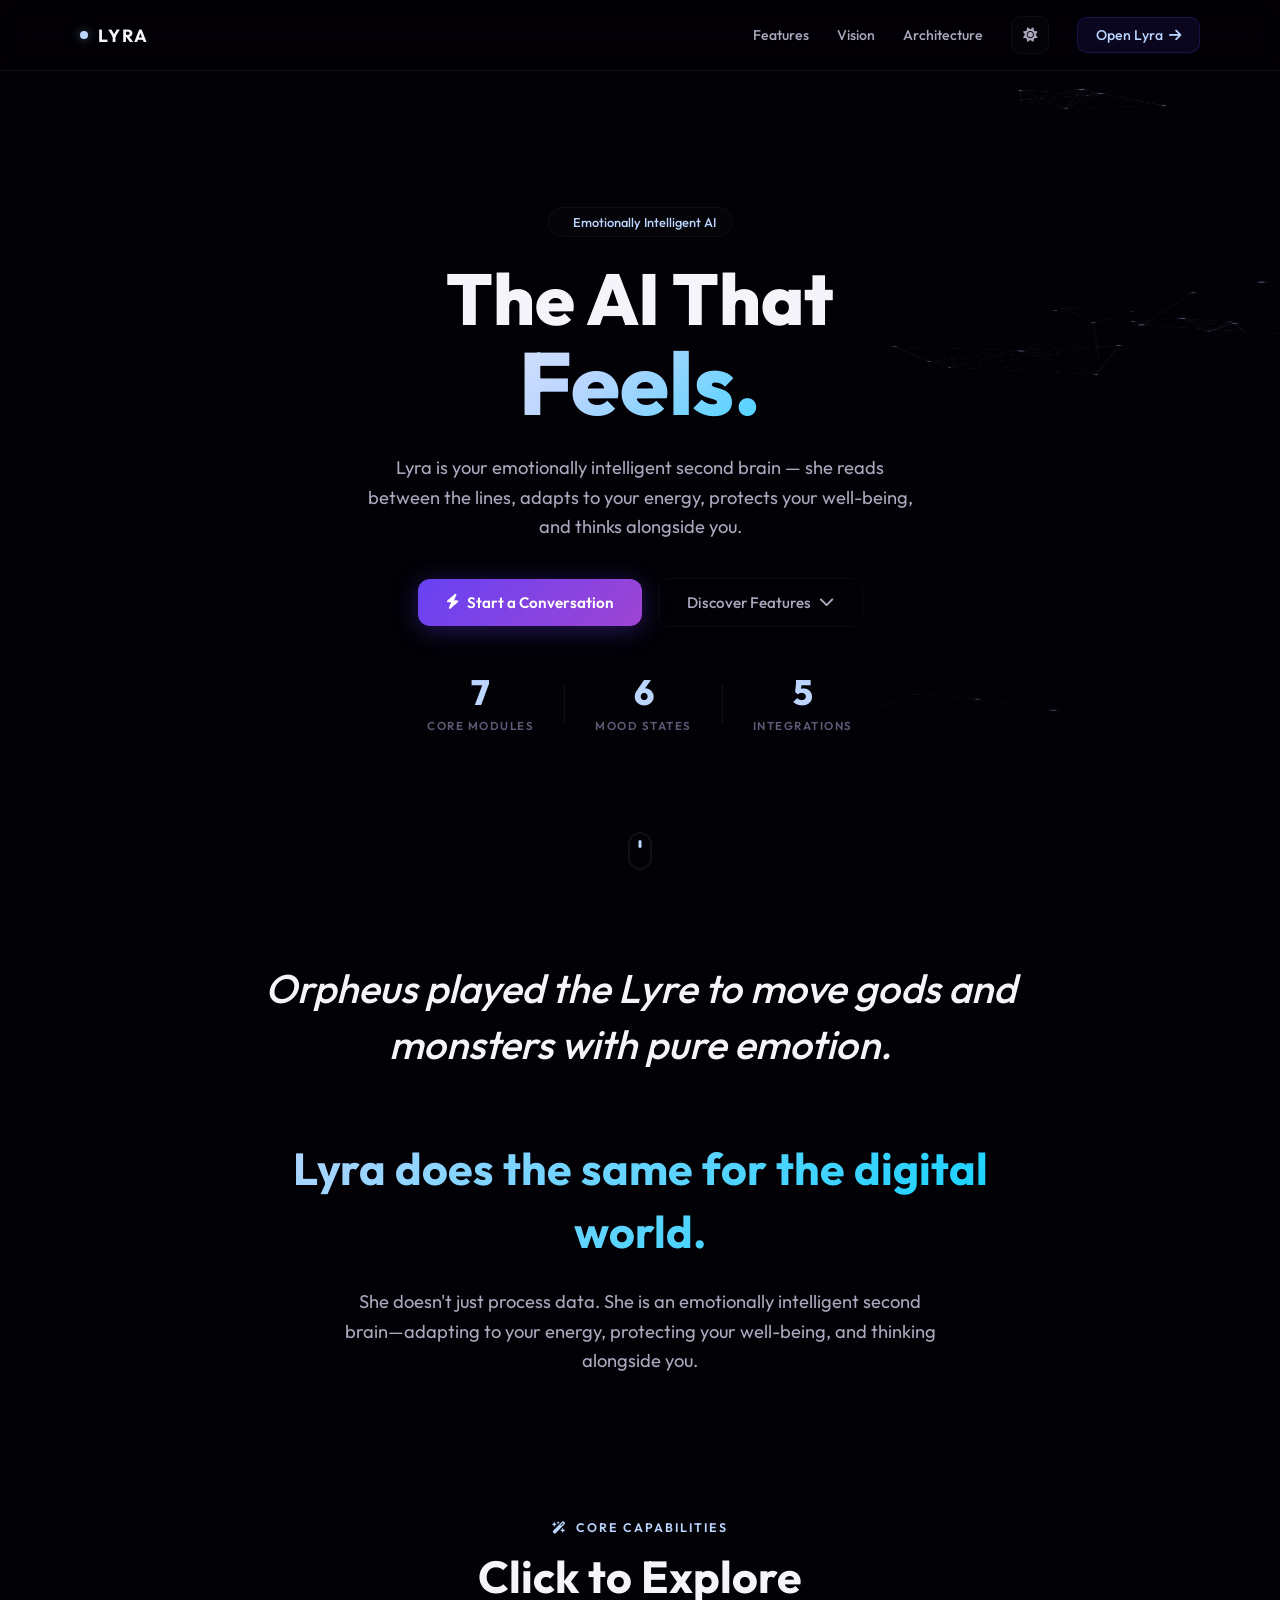
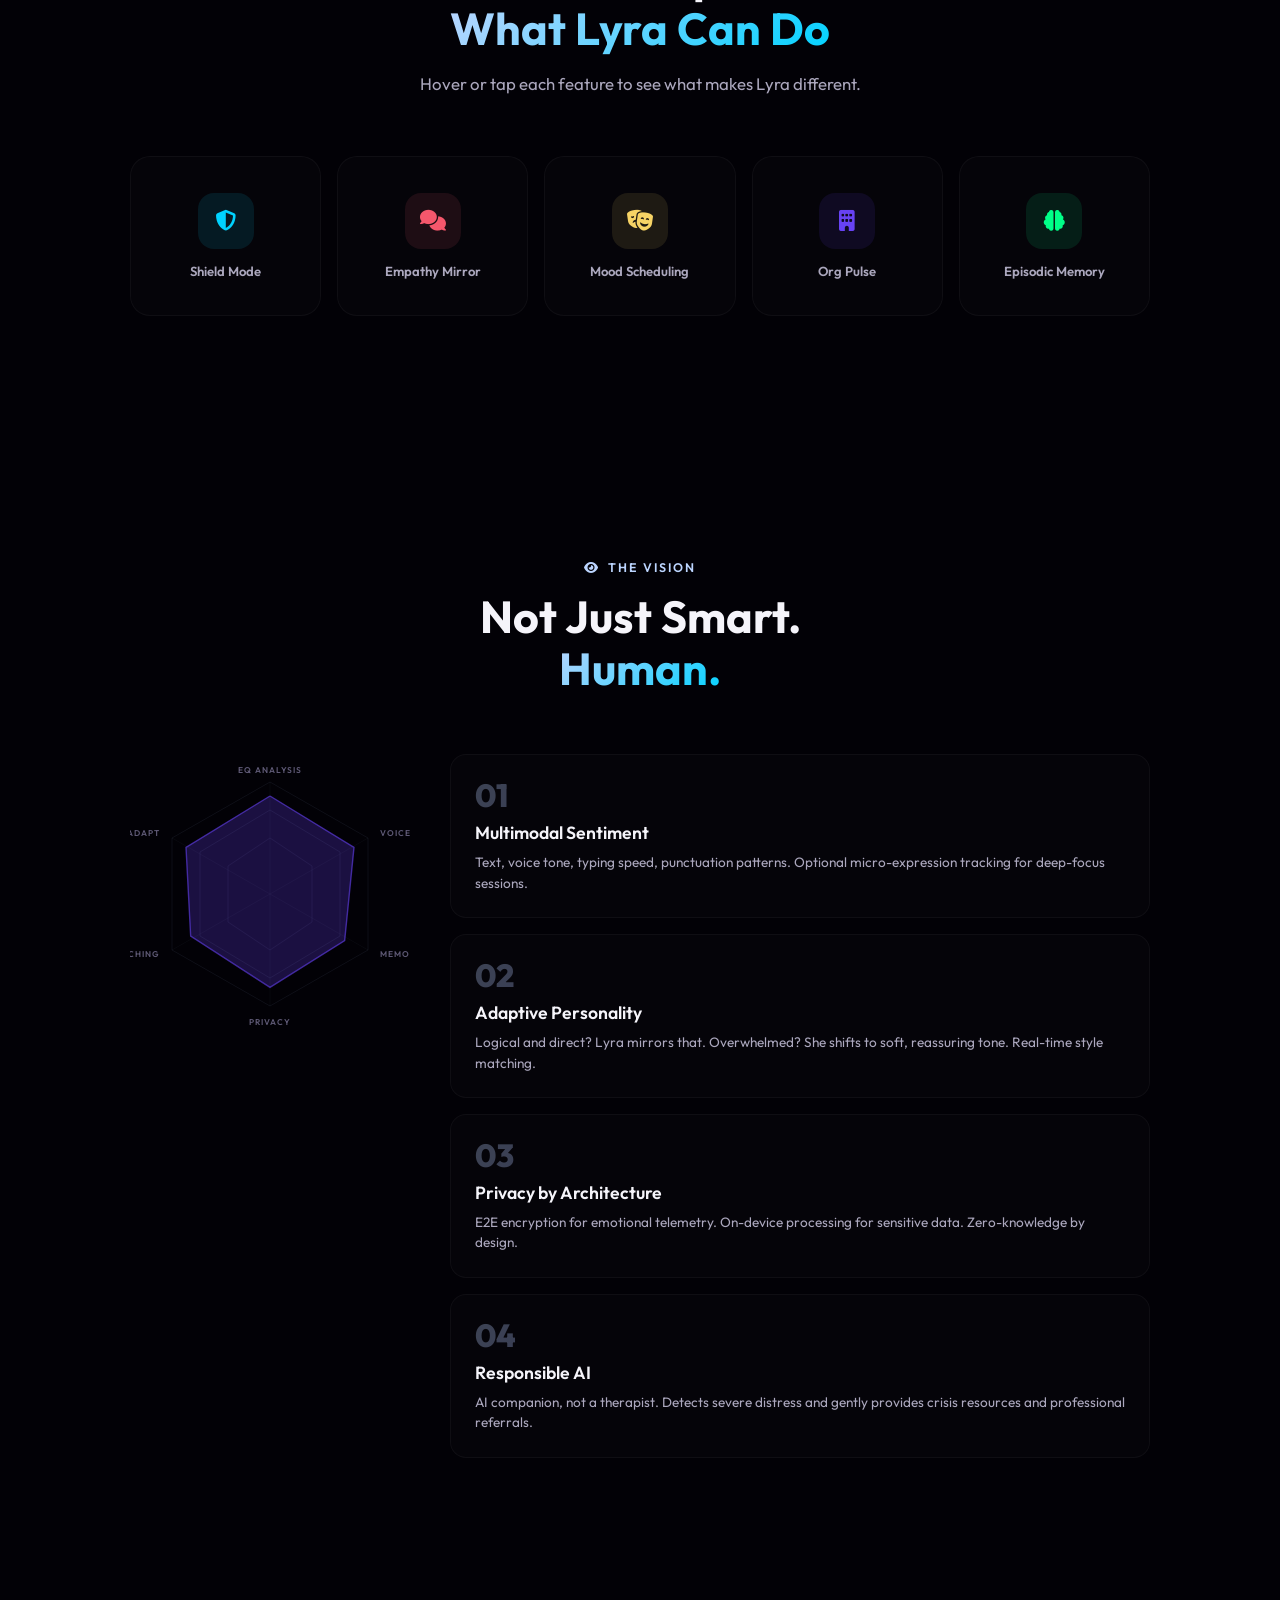
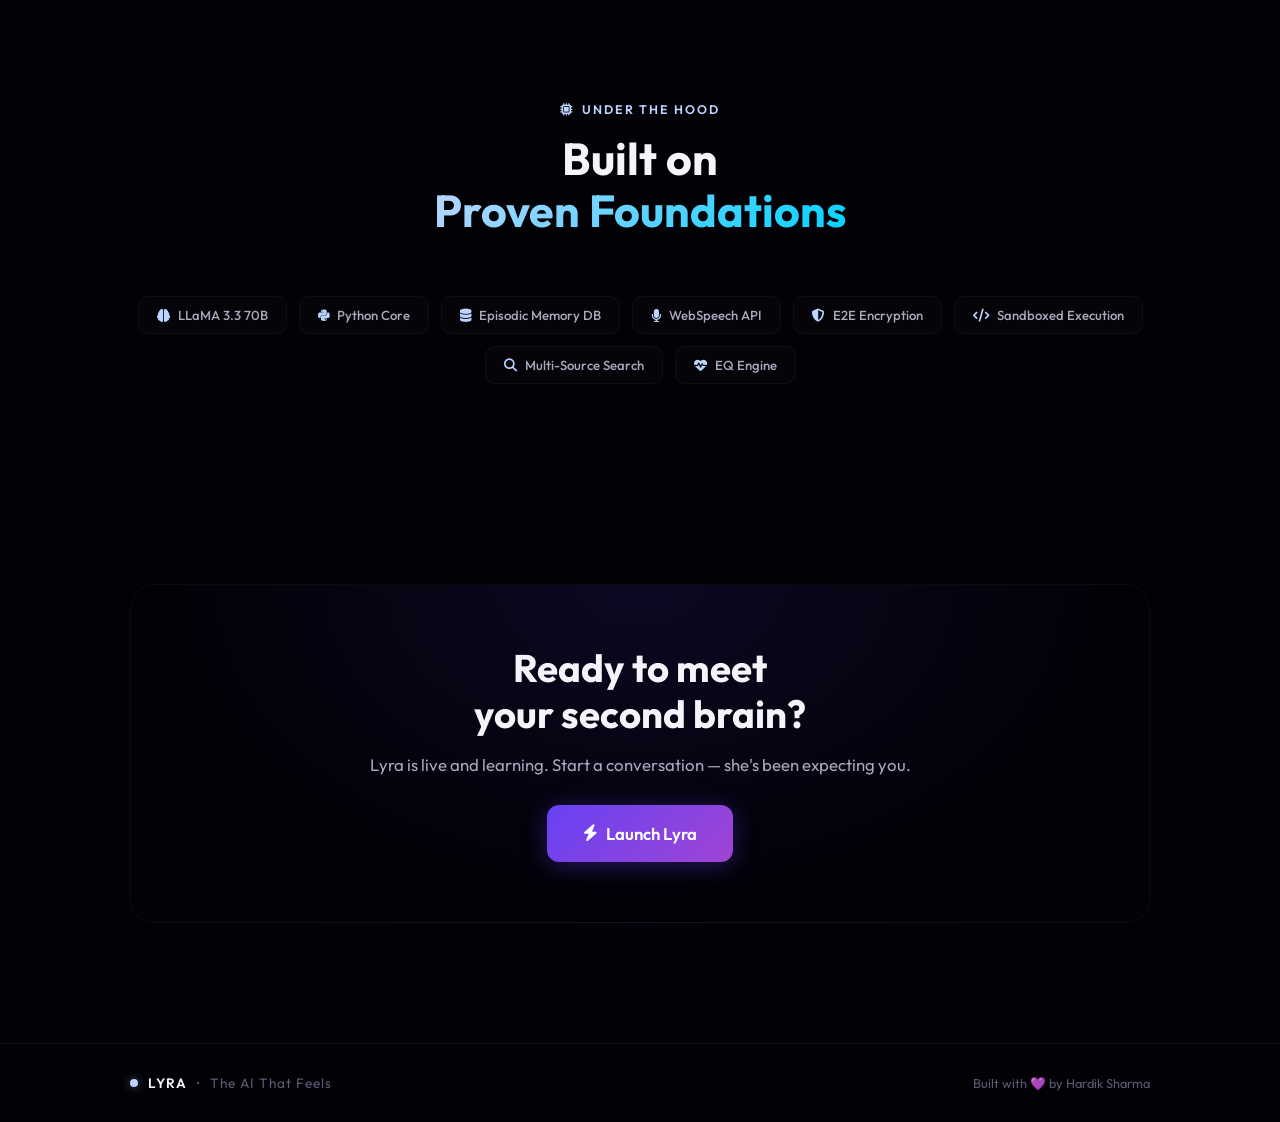
<file: web/landing.html>
<!DOCTYPE html>
<html lang="en" data-theme="dark">
<head>
    <meta charset="UTF-8">
    <meta name="viewport" content="width=device-width, initial-scale=1.0">
    <title>Lyra — The AI That Feels</title>
    <meta name="description" content="Lyra is an emotionally intelligent AI companion that adapts to your mood, protects your well-being, and thinks alongside you.">
    <link rel="preconnect" href="https://fonts.googleapis.com">
    <link rel="preconnect" href="https://fonts.gstatic.com" crossorigin>
    <link href="https://fonts.googleapis.com/css2?family=Outfit:wght@300;400;500;600;700;800&display=swap" rel="stylesheet">
    <link rel="stylesheet" href="https://cdnjs.cloudflare.com/ajax/libs/font-awesome/6.4.0/css/all.min.css">
    <link rel="stylesheet" href="landing.css">
</head>
<body>
    <!-- Drifting Constellation Background Canvas -->
    <canvas id="constellation-canvas"></canvas>

    <!-- Twinkling Stardust overlay -->
    <div class="twinkling-stars" id="twinkling-stars"></div>

    <!-- Navbar -->
    <nav class="navbar">
        <div class="nav-inner">
            <div class="nav-logo">
                <span class="nav-dot"></span>
                <span class="nav-brand">LYRA</span>
            </div>
            <div class="nav-links">
                <a href="#features">Features</a>
                <a href="#vision">Vision</a>
                <a href="#tech">Architecture</a>
                <!-- Theme Toggle -->
                <button id="theme-toggle" class="theme-toggle-btn" title="Toggle Light/Dark Mode">
                    <i class="fa-solid fa-sun" id="theme-icon-sun"></i>
                    <i class="fa-solid fa-moon" id="theme-icon-moon"></i>
                </button>
                <a href="/app" class="nav-cta">Open Lyra <i class="fa-solid fa-arrow-right"></i></a>
            </div>
        </div>
    </nav>

    <!-- Hero Section -->
    <section class="hero" id="hero">
        <div class="hero-content">
            <div class="hero-badge reveal-item">
                <i class="fa-solid fa-sparkles"></i> Emotionally Intelligent AI
            </div>
            <h1 class="hero-title">
                <span class="title-line reveal-item">The AI That</span>
                <span class="title-line title-gradient reveal-item">Feels.</span>
            </h1>
            <p class="hero-subtitle reveal-item">
                Lyra is your emotionally intelligent second brain — she reads between the lines, adapts to your energy, protects your well-being, and thinks alongside you.
            </p>
            <div class="hero-actions reveal-item">
                <a href="/app" class="btn-primary">
                    <i class="fa-solid fa-bolt"></i> Start a Conversation
                </a>
                <a href="#features" class="btn-ghost">
                    Discover Features <i class="fa-solid fa-chevron-down"></i>
                </a>
            </div>

            <!-- Stats counters -->
            <div class="hero-stats reveal-item">
                <div class="stat-item">
                    <span class="stat-number" data-target="7">0</span>
                    <span class="stat-label">Core Modules</span>
                </div>
                <div class="stat-divider"></div>
                <div class="stat-item">
                    <span class="stat-number" data-target="6">0</span>
                    <span class="stat-label">Mood States</span>
                </div>
                <div class="stat-divider"></div>
                <div class="stat-item">
                    <span class="stat-number" data-target="5">0</span>
                    <span class="stat-label">Integrations</span>
                </div>
            </div>
        </div>

        <div class="scroll-indicator">
            <div class="scroll-mouse"><div class="scroll-wheel"></div></div>
        </div>
    </section>

    <!-- Manifesto / Mythology Section -->
    <section class="manifesto-section" id="manifesto">
        <div class="section-inner manifesto-inner">
            <h2 class="manifesto-text reveal-item">
                Orpheus played the Lyre to move gods and monsters with pure emotion.<br><br>
                <span class="text-gradient">Lyra does the same for the digital world.</span>
            </h2>
            <p class="manifesto-subtext reveal-item">
                She doesn't just process data. She is an emotionally intelligent second brain—adapting to your energy, protecting your well-being, and thinking alongside you.
            </p>
        </div>
    </section>

    <!-- Features Section — Interactive Expandable Cards -->
    <section class="features-section" id="features">
        <div class="section-inner">
            <div class="section-header reveal-item">
                <span class="section-tag"><i class="fa-solid fa-wand-magic-sparkles"></i> Core Capabilities</span>
                <h2>Click to Explore<br><span class="text-gradient">What Lyra Can Do</span></h2>
                <p>Hover or tap each feature to see what makes Lyra different.</p>
            </div>

            <div class="features-orbit">
                <!-- Feature 1: Shield Mode -->
                <div class="feature-orb" data-feature="shield">
                    <div class="orb-face">
                        <div class="orb-icon shield-icon"><i class="fa-solid fa-shield-halved"></i></div>
                        <span class="orb-label">Shield Mode</span>
                    </div>
                    <div class="orb-expanded">
                        <h3>Shield Mode</h3>
                        <p class="feature-subtitle">Burnout Prevention Engine</p>
                        <p>Lyra monitors your workload, schedule, and typing velocity. When she detects rising anxiety or consecutive 14-hour days, she steps in.</p>
                        <div class="feature-quote">
                            <i class="fa-solid fa-quote-left"></i>
                            "Go grab a coffee. I've got your back."
                        </div>
                    </div>
                </div>

                <!-- Feature 2: Empathy Mirror -->
                <div class="feature-orb" data-feature="empathy">
                    <div class="orb-face">
                        <div class="orb-icon empathy-icon"><i class="fa-solid fa-comments"></i></div>
                        <span class="orb-label">Empathy Mirror</span>
                    </div>
                    <div class="orb-expanded">
                        <h3>Empathy Mirror</h3>
                        <p class="feature-subtitle">Social Coaching Engine</p>
                        <p>Run important emails by Lyra. She analyzes tone and predicts the recipient's emotional response before you hit send.</p>
                        <div class="feature-quote">
                            <i class="fa-solid fa-quote-left"></i>
                            "This sounds defensive. Rephrase for collaboration."
                        </div>
                    </div>
                </div>

                <!-- Feature 3: Mood Scheduling -->
                <div class="feature-orb" data-feature="mood">
                    <div class="orb-face">
                        <div class="orb-icon mood-icon"><i class="fa-solid fa-masks-theater"></i></div>
                        <span class="orb-label">Mood Scheduling</span>
                    </div>
                    <div class="orb-expanded">
                        <h3>Mood-Driven Scheduling</h3>
                        <p class="feature-subtitle">Cognitive Task Optimization</p>
                        <p>Wake up sluggish? Lyra reschedules heavy analytical work and replaces it with low-stress creative brainstorming.</p>
                        <div class="feature-demo-bar">
                            <div class="energy-label">Energy Level</div>
                            <div class="energy-bar"><div class="energy-fill" id="energy-fill"></div></div>
                        </div>
                    </div>
                </div>

                <!-- Feature 4: Org Pulse -->
                <div class="feature-orb" data-feature="org">
                    <div class="orb-face">
                        <div class="orb-icon org-icon"><i class="fa-solid fa-building"></i></div>
                        <span class="orb-label">Org Pulse</span>
                    </div>
                    <div class="orb-expanded">
                        <h3>Organizational Pulse</h3>
                        <p class="feature-subtitle">Enterprise Emotional Dashboard</p>
                        <p>Aggregate anonymous emotional health data across your company. Leadership sees fatigue trends without compromising privacy.</p>
                        <div class="mini-chart">
                            <div class="chart-bar" style="--h: 45%;" data-label="Mon"></div>
                            <div class="chart-bar" style="--h: 65%;" data-label="Tue"></div>
                            <div class="chart-bar" style="--h: 80%;" data-label="Wed"></div>
                            <div class="chart-bar" style="--h: 55%;" data-label="Thu"></div>
                            <div class="chart-bar" style="--h: 35%;" data-label="Fri"></div>
                        </div>
                    </div>
                </div>

                <!-- Feature 5: Memory -->
                <div class="feature-orb" data-feature="memory">
                    <div class="orb-face">
                        <div class="orb-icon memory-icon"><i class="fa-solid fa-brain"></i></div>
                        <span class="orb-label">Episodic Memory</span>
                    </div>
                    <div class="orb-expanded">
                        <h3>Persistent Memory</h3>
                        <p class="feature-subtitle">Emotional Context Engine</p>
                        <p>Lyra remembers emotional contexts — "you were stressed about that meeting last week — how did it go?"</p>
                        <div class="memory-timeline">
                            <div class="timeline-node" data-mood="stressed"><span>Stressed</span></div>
                            <div class="timeline-connector"></div>
                            <div class="timeline-node" data-mood="focused"><span>Focused</span></div>
                            <div class="timeline-connector"></div>
                            <div class="timeline-node" data-mood="happy"><span>Happy</span></div>
                        </div>
                    </div>
                </div>
            </div>
        </div>
    </section>

    <!-- Vision Section with Radar Chart -->
    <section class="vision-section" id="vision">
        <div class="section-inner">
            <div class="section-header reveal-item">
                <span class="section-tag"><i class="fa-solid fa-eye"></i> The Vision</span>
                <h2>Not Just Smart.<br><span class="text-gradient">Human.</span></h2>
            </div>

            <div class="vision-layout">
                <!-- Radar Chart -->
                <div class="radar-container reveal-item">
                    <svg class="radar-svg" viewBox="0 0 300 300" xmlns="http://www.w3.org/2000/svg">
                        <!-- Grid rings -->
                        <polygon class="radar-grid" points="150,30 255,90 255,210 150,270 45,210 45,90"/>
                        <polygon class="radar-grid" points="150,60 225,105 225,195 150,240 75,195 75,105"/>
                        <polygon class="radar-grid" points="150,90 195,120 195,180 150,210 105,180 105,120"/>
                        <!-- Axes -->
                        <line class="radar-axis" x1="150" y1="30" x2="150" y2="270"/>
                        <line class="radar-axis" x1="45" y1="90" x2="255" y2="210"/>
                        <line class="radar-axis" x1="255" y1="90" x2="45" y2="210"/>
                        <!-- Data fill -->
                        <polygon class="radar-data" points="150,45 240,100 230,200 150,250 65,195 60,100"/>
                        <!-- Labels -->
                        <text class="radar-label" x="150" y="20" text-anchor="middle">EQ Analysis</text>
                        <text class="radar-label" x="268" y="88" text-anchor="start">Voice</text>
                        <text class="radar-label" x="268" y="218" text-anchor="start">Memory</text>
                        <text class="radar-label" x="150" y="290" text-anchor="middle">Privacy</text>
                        <text class="radar-label" x="32" y="218" text-anchor="end">Coaching</text>
                        <text class="radar-label" x="32" y="88" text-anchor="end">Adapt</text>
                    </svg>
                </div>

                <div class="vision-cards">
                    <div class="vision-card reveal-item">
                        <div class="vision-number">01</div>
                        <h3>Multimodal Sentiment</h3>
                        <p>Text, voice tone, typing speed, punctuation patterns. Optional micro-expression tracking for deep-focus sessions.</p>
                    </div>
                    <div class="vision-card reveal-item">
                        <div class="vision-number">02</div>
                        <h3>Adaptive Personality</h3>
                        <p>Logical and direct? Lyra mirrors that. Overwhelmed? She shifts to soft, reassuring tone. Real-time style matching.</p>
                    </div>
                    <div class="vision-card reveal-item">
                        <div class="vision-number">03</div>
                        <h3>Privacy by Architecture</h3>
                        <p>E2E encryption for emotional telemetry. On-device processing for sensitive data. Zero-knowledge by design.</p>
                    </div>
                    <div class="vision-card reveal-item">
                        <div class="vision-number">04</div>
                        <h3>Responsible AI</h3>
                        <p>AI companion, not a therapist. Detects severe distress and gently provides crisis resources and professional referrals.</p>
                    </div>
                </div>
            </div>
        </div>
    </section>

    <!-- Tech Section -->
    <section class="tech-section" id="tech">
        <div class="section-inner">
            <div class="section-header reveal-item">
                <span class="section-tag"><i class="fa-solid fa-microchip"></i> Under the Hood</span>
                <h2>Built on<br><span class="text-gradient">Proven Foundations</span></h2>
            </div>
            <div class="tech-strip reveal-item">
                <div class="tech-chip"><i class="fa-solid fa-brain"></i> LLaMA 3.3 70B</div>
                <div class="tech-chip"><i class="fa-brands fa-python"></i> Python Core</div>
                <div class="tech-chip"><i class="fa-solid fa-database"></i> Episodic Memory DB</div>
                <div class="tech-chip"><i class="fa-solid fa-microphone"></i> WebSpeech API</div>
                <div class="tech-chip"><i class="fa-solid fa-shield-halved"></i> E2E Encryption</div>
                <div class="tech-chip"><i class="fa-solid fa-code"></i> Sandboxed Execution</div>
                <div class="tech-chip"><i class="fa-solid fa-magnifying-glass"></i> Multi-Source Search</div>
                <div class="tech-chip"><i class="fa-solid fa-heart-pulse"></i> EQ Engine</div>
            </div>
        </div>
    </section>

    <!-- CTA Section -->
    <section class="cta-section">
        <div class="section-inner">
            <div class="cta-card reveal-item">
                <h2>Ready to meet<br>your second brain?</h2>
                <p>Lyra is live and learning. Start a conversation — she's been expecting you.</p>
                <a href="/app" class="btn-primary btn-large">
                    <i class="fa-solid fa-bolt"></i> Launch Lyra
                </a>
            </div>
        </div>
    </section>

    <!-- Footer -->
    <footer class="site-footer">
        <div class="footer-inner">
            <div class="footer-brand">
                <span class="nav-dot"></span>
                <span>LYRA</span>
                <span class="footer-sep">·</span>
                <span class="footer-tagline">The AI That Feels</span>
            </div>
            <div class="footer-credit">Built with 💜 by Hardik Sharma</div>
        </div>
    </footer>

    <script src="landing.js"></script>
</body>
</html>
</file>
<file: web/landing.css>
/* ==========================================
   Lyra Landing Page — Dual Theme (Dark Stellar + Morning Gold)
   ========================================== */

/* ---- DARK THEME (Default) ---- */
:root, [data-theme="dark"] {
    --bg-primary: #020106;
    --bg-card: rgba(255, 255, 255, 0.015);
    --bg-card-hover: rgba(255, 255, 255, 0.04);
    --bg-navbar: rgba(2, 1, 6, 0.5);
    --accent-main: #bcd5ff;
    --accent-glow: rgba(188, 213, 255, 0.45);
    --accent-indigo: #6742f3;
    --accent-cyan: #00d2ff;
    --text-primary: #f5f4fa;
    --text-secondary: #aba7bd;
    --text-muted: #5e5975;
    --glass-border: rgba(188, 213, 255, 0.08);
    --card-border: rgba(255, 255, 255, 0.04);
    --card-border-hover: rgba(188, 213, 255, 0.12);
    --canvas-star-color: rgba(188, 213, 255, 0.9);
    --canvas-line-color: rgba(188, 213, 255, 0.25);
    --radar-grid: rgba(188, 213, 255, 0.08);
    --radar-data: rgba(103, 66, 243, 0.25);
    --radar-stroke: rgba(103, 66, 243, 0.6);
    --cta-gradient: rgba(103, 66, 243, 0.12);
}

/* ---- LIGHT / MORNING THEME ---- */
[data-theme="light"] {
    --bg-primary: #faf8f5;
    --bg-card: rgba(255, 255, 255, 0.6);
    --bg-card-hover: rgba(255, 255, 255, 0.9);
    --bg-navbar: rgba(250, 248, 245, 0.85);
    --accent-main: #f57a00;
    --accent-glow: rgba(245, 122, 0, 0.35);
    --accent-indigo: #8a4fff;
    --accent-cyan: #ff3b84;
    --text-primary: #1e1b26;
    --text-secondary: #575366;
    --text-muted: #9490a6;
    --glass-border: rgba(245, 122, 0, 0.15);
    --card-border: rgba(0, 0, 0, 0.05);
    --card-border-hover: rgba(245, 122, 0, 0.3);
    
    /* High contrast constellations for light mode */
    --canvas-star-color: rgba(245, 122, 0, 1); 
    --canvas-line-color: rgba(245, 122, 0, 0.4); 
    
    --radar-grid: rgba(245, 122, 0, 0.15);
    --radar-data: rgba(138, 79, 255, 0.15);
    --radar-stroke: rgba(138, 79, 255, 0.8);
    --cta-gradient: rgba(138, 79, 255, 0.1);
}

/* Light mode dynamic animated background */
[data-theme="light"] body {
    background: linear-gradient(135deg, #fffcf9 0%, #ffe8d6 100%);
    background-size: 200% 200%;
    animation: sunriseGradient 15s ease infinite;
}

@keyframes sunriseGradient {
    0% { background-position: 0% 50%; }
    50% { background-position: 100% 50%; }
    100% { background-position: 0% 50%; }
}

/* Light mode "sun motes" instead of twinkling stars */
[data-theme="light"] .twinkling-stars .star {
    background-color: #ffffff;
    box-shadow: 0 0 10px rgba(245, 122, 0, 0.6);
    animation: sunMotes 6s infinite ease-in-out;
}

@keyframes sunMotes {
    0% { opacity: 0; transform: translateY(0) scale(0.8); }
    50% { opacity: 1; transform: translateY(-30px) scale(1.5); }
    100% { opacity: 0; transform: translateY(-60px) scale(0.8); }
}

[data-theme="light"] .const-line { stroke: var(--accent-main); opacity: 0.8; }
[data-theme="light"] .const-star { fill: var(--accent-main); }
[data-theme="light"] .vega-star { fill: #ffffff; filter: drop-shadow(0 0 10px #f57a00); }
[data-theme="light"] .vega-glow-ring { stroke: var(--accent-main); }
[data-theme="light"] .star-label { fill: var(--accent-main); font-weight: 700; }

* { margin: 0; padding: 0; box-sizing: border-box; }

html { scroll-behavior: smooth; }

body {
    font-family: 'Outfit', sans-serif;
    background-color: var(--bg-primary);
    color: var(--text-primary);
    overflow-x: hidden;
    position: relative;
    transition: background-color 0.5s ease, color 0.5s ease;
}

/* Constellation Canvas */
#constellation-canvas {
    position: fixed;
    top: 0; left: 0;
    width: 100%; height: 100%;
    z-index: 0;
    pointer-events: none;
}

/* Twinkling Stars */
.twinkling-stars {
    position: fixed;
    top: 0; left: 0;
    width: 100%; height: 100%;
    overflow: hidden;
    z-index: 0;
    pointer-events: none;
}

.star {
    position: absolute;
    border-radius: 50%;
    background-color: #ffffff;
    opacity: 0;
    box-shadow: 0 0 6px #ffffff;
}

.star.twinkle-fast { animation: starTwinkle 2s infinite ease-in-out; }
.star.twinkle-mid { animation: starTwinkle 3.5s infinite ease-in-out; }
.star.twinkle-slow { animation: starTwinkle 5s infinite ease-in-out; }

@keyframes starTwinkle {
    0%, 100% { opacity: 0; transform: scale(0.8); }
    50% { opacity: 0.85; transform: scale(1.1); }
}

/* Gradient text */
.text-gradient {
    background: linear-gradient(135deg, var(--accent-main), var(--accent-cyan));
    -webkit-background-clip: text;
    -webkit-text-fill-color: transparent;
}

/* ==========================================
   Navbar
   ========================================== */
.navbar {
    position: fixed;
    top: 0; left: 0;
    width: 100%;
    z-index: 100;
    padding: 16px 0;
    background: var(--bg-navbar);
    backdrop-filter: blur(20px);
    border-bottom: 1px solid var(--glass-border);
    transition: background 0.5s ease;
}

.nav-inner {
    max-width: 1200px;
    margin: 0 auto;
    padding: 0 40px;
    display: flex;
    align-items: center;
    justify-content: space-between;
}

.nav-logo { display: flex; align-items: center; gap: 10px; }

.nav-dot {
    width: 8px; height: 8px;
    border-radius: 50%;
    background: var(--accent-main);
    box-shadow: 0 0 10px var(--accent-glow);
    animation: pulse 2s infinite;
}

.nav-brand {
    font-size: 1.1rem;
    font-weight: 700;
    letter-spacing: 2px;
    color: var(--text-primary);
}

.nav-links { display: flex; align-items: center; gap: 28px; }

.nav-links a {
    text-decoration: none;
    color: var(--text-secondary);
    font-size: 0.88rem;
    font-weight: 500;
    transition: color 0.3s ease;
}

.nav-links a:hover { color: var(--text-primary); }

/* Theme Toggle Button */
.theme-toggle-btn {
    width: 38px; height: 38px;
    border-radius: 10px;
    background: var(--bg-card);
    border: 1px solid var(--card-border);
    color: var(--text-secondary);
    cursor: pointer;
    display: flex;
    align-items: center;
    justify-content: center;
    font-size: 0.9rem;
    transition: all 0.35s ease;
    position: relative;
    overflow: hidden;
}

.theme-toggle-btn:hover {
    background: var(--bg-card-hover);
    color: var(--accent-main);
    border-color: var(--card-border-hover);
}

/* Sun/Moon icon swap */
[data-theme="dark"] #theme-icon-sun { display: inline; }
[data-theme="dark"] #theme-icon-moon { display: none; }
[data-theme="light"] #theme-icon-sun { display: none; }
[data-theme="light"] #theme-icon-moon { display: inline; }

.nav-cta {
    padding: 8px 18px !important;
    border-radius: 10px;
    background: rgba(103, 66, 243, 0.1) !important;
    border: 1px solid rgba(103, 66, 243, 0.2);
    color: var(--accent-main) !important;
    transition: all 0.35s ease !important;
    display: flex;
    align-items: center;
    gap: 6px;
}

.nav-cta:hover {
    background: rgba(103, 66, 243, 0.18) !important;
    box-shadow: 0 0 20px rgba(103, 66, 243, 0.15);
}

/* ==========================================
   Hero
   ========================================== */
.hero {
    min-height: 100vh;
    display: flex;
    align-items: center;
    justify-content: center;
    position: relative;
    padding: 120px 40px 80px;
    overflow: hidden;
}

.hero-constellation {
    position: absolute;
    top: 50%; left: 50%;
    transform: translate(-50%, -50%);
    width: 600px; height: 500px;
    opacity: 0.2;
    z-index: 0;
    pointer-events: none;
}

.constellation-svg { width: 100%; height: 100%; }

.const-line {
    stroke: var(--accent-main);
    stroke-width: 1;
    fill: none;
    stroke-dasharray: 500;
    stroke-dashoffset: 500;
    animation: drawLine 3s ease-out forwards;
    opacity: 0.6;
}

.const-line:nth-child(2) { animation-delay: 0.2s; }
.const-line:nth-child(3) { animation-delay: 0.4s; }
.const-line:nth-child(4) { animation-delay: 0.6s; }
.const-line:nth-child(5) { animation-delay: 0.8s; }
.const-line:nth-child(6) { animation-delay: 1.0s; }
.const-line:nth-child(7) { animation-delay: 1.2s; }

@keyframes drawLine { to { stroke-dashoffset: 0; } }

.const-star {
    fill: var(--accent-main);
    opacity: 0;
    animation: fadeInStar 0.6s ease-out forwards;
}

.const-star:nth-of-type(1) { animation-delay: 0.3s; }
.const-star:nth-of-type(2) { animation-delay: 0.6s; }
.const-star:nth-of-type(3) { animation-delay: 0.9s; }
.const-star:nth-of-type(4) { animation-delay: 1.2s; }
.const-star:nth-of-type(5) { animation-delay: 1.5s; }
.const-star:nth-of-type(6) { animation-delay: 1.8s; }

@keyframes fadeInStar { to { opacity: 1; } }

.vega-star { fill: #ffffff; filter: drop-shadow(0 0 12px var(--accent-main)); }

.vega-glow-ring {
    fill: none; stroke: var(--accent-main); stroke-width: 0.5;
    opacity: 0;
    animation: vegaGlow 3s ease-in-out infinite, fadeInStar 1s ease-out 0.5s forwards;
}
.vega-glow-ring-2 { animation-delay: 1.5s; }
@keyframes vegaGlow { 0%, 100% { opacity: 0.15; } 50% { opacity: 0.5; } }

.star-label {
    fill: var(--accent-main);
    font-family: 'Outfit', sans-serif;
    font-size: 10px; font-weight: 600;
    letter-spacing: 2px; text-transform: uppercase;
    opacity: 0;
    animation: fadeInStar 0.8s ease-out 2s forwards;
}

/* Hero Content */
.hero-content { position: relative; z-index: 1; text-align: center; max-width: 700px; }

.hero-badge {
    display: inline-flex; align-items: center; gap: 8px;
    padding: 6px 16px; border-radius: 20px;
    background: var(--bg-card);
    border: 1px solid var(--card-border);
    font-size: 0.8rem; font-weight: 500;
    color: var(--accent-main);
    margin-bottom: 24px;
}

.hero-title { font-size: 4.5rem; font-weight: 800; line-height: 1.05; margin-bottom: 24px; }
.title-line { display: block; }
.title-gradient {
    background: linear-gradient(135deg, var(--text-primary) 0%, var(--accent-main) 40%, var(--accent-cyan) 100%);
    -webkit-background-clip: text;
    -webkit-text-fill-color: transparent;
    font-size: 5.5rem;
}

.hero-subtitle {
    font-size: 1.15rem; color: var(--text-secondary);
    line-height: 1.6; max-width: 550px; margin: 0 auto 36px;
}

.hero-actions {
    display: flex; align-items: center; justify-content: center;
    gap: 16px; flex-wrap: wrap; margin-bottom: 48px;
}

/* Stat counters */
.hero-stats {
    display: flex;
    align-items: center;
    justify-content: center;
    gap: 0;
}

.stat-item { text-align: center; padding: 0 30px; }

.stat-number {
    display: block;
    font-size: 2.2rem;
    font-weight: 800;
    color: var(--accent-main);
    line-height: 1;
    margin-bottom: 4px;
}

.stat-label {
    font-size: 0.72rem;
    color: var(--text-muted);
    text-transform: uppercase;
    letter-spacing: 1.5px;
    font-weight: 600;
}

.stat-divider {
    width: 1px; height: 40px;
    background: var(--glass-border);
}

/* Buttons */
.btn-primary {
    display: inline-flex; align-items: center; gap: 8px;
    padding: 14px 28px; border-radius: 12px;
    background: linear-gradient(135deg, var(--accent-indigo), #9f44d3);
    color: #ffffff;
    font-family: inherit; font-size: 0.95rem; font-weight: 600;
    text-decoration: none; border: none; cursor: pointer;
    transition: all 0.35s ease;
    box-shadow: 0 4px 25px rgba(103, 66, 243, 0.35);
}
.btn-primary:hover { transform: translateY(-2px); box-shadow: 0 8px 35px rgba(103, 66, 243, 0.5); }
.btn-large { padding: 18px 36px; font-size: 1.05rem; }

.btn-ghost {
    display: inline-flex; align-items: center; gap: 8px;
    padding: 14px 28px; border-radius: 12px;
    background: transparent;
    border: 1px solid var(--card-border);
    color: var(--text-secondary);
    font-family: inherit; font-size: 0.95rem; font-weight: 500;
    text-decoration: none; cursor: pointer;
    transition: all 0.35s ease;
}
.btn-ghost:hover { background: var(--bg-card-hover); color: var(--text-primary); }

/* Scroll indicator */
.scroll-indicator { position: absolute; bottom: 30px; left: 50%; transform: translateX(-50%); animation: scrollBounce 2s infinite; }
.scroll-mouse { width: 24px; height: 38px; border-radius: 12px; border: 2px solid var(--glass-border); position: relative; }
.scroll-wheel { width: 3px; height: 8px; background: var(--accent-main); border-radius: 3px; position: absolute; top: 6px; left: 50%; transform: translateX(-50%); animation: scrollWheel 2s infinite; }
@keyframes scrollBounce { 0%, 100% { transform: translateX(-50%) translateY(0); } 50% { transform: translateX(-50%) translateY(8px); } }
@keyframes scrollWheel { 0% { opacity: 1; top: 6px; } 100% { opacity: 0; top: 20px; } }

/* ==========================================
   Features — Interactive Expandable Orbs
   ========================================== */
.section-inner { max-width: 1100px; margin: 0 auto; padding: 0 40px; }
.features-section, .vision-section, .tech-section { padding: 120px 0; position: relative; z-index: 1; }

.section-header { text-align: center; margin-bottom: 60px; }
.section-tag {
    display: inline-flex; align-items: center; gap: 8px;
    font-size: 0.78rem; font-weight: 600;
    text-transform: uppercase; letter-spacing: 2px;
    color: var(--accent-main); margin-bottom: 16px;
}
.section-header h2 { font-size: 2.8rem; font-weight: 700; line-height: 1.15; margin-bottom: 16px; }
.section-header p { font-size: 1.05rem; color: var(--text-secondary); max-width: 520px; margin: 0 auto; line-height: 1.5; }

/* Feature Orbs Grid */
.features-orbit {
    display: grid;
    grid-template-columns: repeat(5, 1fr);
    gap: 16px;
}

.feature-orb {
    border-radius: 20px;
    background: var(--bg-card);
    border: 1px solid var(--card-border);
    overflow: hidden;
    cursor: pointer;
    transition: all 0.5s cubic-bezier(0.25, 1, 0.5, 1);
    position: relative;
}

/* Compact face — icon + label */
.orb-face {
    display: flex;
    flex-direction: column;
    align-items: center;
    justify-content: center;
    padding: 36px 16px;
    gap: 14px;
    transition: all 0.4s ease;
}

.orb-icon {
    width: 56px; height: 56px;
    border-radius: 16px;
    display: flex; align-items: center; justify-content: center;
    font-size: 1.3rem;
    transition: all 0.4s ease;
}

.shield-icon { background: rgba(0, 210, 255, 0.1); color: #00d2ff; }
.empathy-icon { background: rgba(245, 87, 108, 0.1); color: #f5576c; }
.mood-icon { background: rgba(246, 211, 101, 0.1); color: #f6d365; }
.org-icon { background: rgba(103, 66, 243, 0.1); color: #6742f3; }
.memory-icon { background: rgba(0, 255, 136, 0.1); color: #00ff88; }

.orb-label {
    font-size: 0.82rem;
    font-weight: 600;
    color: var(--text-secondary);
    text-align: center;
    transition: color 0.3s ease;
}

/* Expanded details — hidden by default */
.orb-expanded {
    max-height: 0;
    opacity: 0;
    overflow: hidden;
    padding: 0 20px;
    transition: all 0.5s cubic-bezier(0.25, 1, 0.5, 1);
}

/* EXPANDED STATE */
.feature-orb.expanded {
    grid-column: span 2;
    grid-row: span 2;
    background: var(--bg-card-hover);
    border-color: var(--card-border-hover);
    box-shadow: 0 20px 60px rgba(0, 0, 0, 0.2);
}

.feature-orb.expanded .orb-face {
    flex-direction: row;
    padding: 20px 20px 10px;
    justify-content: flex-start;
}

.feature-orb.expanded .orb-icon {
    width: 42px; height: 42px;
    font-size: 1rem;
}

.feature-orb.expanded .orb-label {
    font-size: 0.9rem;
    color: var(--text-primary);
}

.feature-orb.expanded .orb-expanded {
    max-height: 500px;
    opacity: 1;
    padding: 0 20px 24px;
}

.orb-expanded h3 {
    font-size: 1.2rem; font-weight: 700; margin-bottom: 4px;
}

.feature-subtitle {
    font-size: 0.75rem; color: var(--accent-main);
    font-weight: 500; margin-bottom: 12px;
}

.orb-expanded > p:not(.feature-subtitle) {
    font-size: 0.85rem; color: var(--text-secondary);
    line-height: 1.55; margin-bottom: 14px;
}

.feature-quote {
    padding: 12px 14px; border-radius: 10px;
    background: var(--bg-card);
    border-left: 3px solid var(--accent-main);
    font-size: 0.8rem; font-style: italic;
    color: var(--text-secondary); line-height: 1.5;
}
.feature-quote i { color: var(--accent-main); margin-right: 6px; font-size: 0.7rem; }

/* Hover glow on non-expanded */
.feature-orb:not(.expanded):hover {
    border-color: var(--card-border-hover);
    transform: translateY(-4px);
    box-shadow: 0 12px 40px rgba(0, 0, 0, 0.15);
}

.feature-orb:not(.expanded):hover .orb-icon {
    transform: scale(1.1);
}

.feature-orb:not(.expanded):hover .orb-label {
    color: var(--text-primary);
}

/* Energy bar */
.feature-demo-bar { margin-top: 4px; }
.energy-label { font-size: 0.72rem; color: var(--text-muted); margin-bottom: 6px; text-transform: uppercase; letter-spacing: 1px; }
.energy-bar { height: 8px; border-radius: 8px; background: var(--bg-card); overflow: hidden; }
.energy-fill { height: 100%; border-radius: 8px; background: linear-gradient(90deg, #ff6b6b, #f6d365, #00ff88); width: 0%; transition: width 2s ease; }
.energy-fill.animate { width: 45%; }

/* Mini chart */
.mini-chart { display: flex; align-items: flex-end; gap: 8px; height: 60px; margin-top: 4px; }
.chart-bar { flex: 1; height: 0%; border-radius: 4px 4px 0 0; background: linear-gradient(to top, var(--accent-indigo), var(--accent-main)); transition: height 1.5s ease; position: relative; }
.chart-bar.animate { height: var(--h); }
.chart-bar::after { content: attr(data-label); position: absolute; bottom: -16px; left: 50%; transform: translateX(-50%); font-size: 0.6rem; color: var(--text-muted); }

/* Memory Timeline */
.memory-timeline { display: flex; align-items: center; gap: 0; margin-top: 8px; }
.timeline-node { padding: 6px 12px; border-radius: 14px; font-size: 0.68rem; font-weight: 600; flex-shrink: 0; }
.timeline-node[data-mood="stressed"] { background: rgba(255, 8, 68, 0.12); color: #ff6b6b; border: 1px solid rgba(255, 8, 68, 0.2); }
.timeline-node[data-mood="focused"] { background: rgba(103, 66, 243, 0.12); color: #a78bfa; border: 1px solid rgba(103, 66, 243, 0.2); }
.timeline-node[data-mood="happy"] { background: rgba(0, 255, 136, 0.12); color: #00ff88; border: 1px solid rgba(0, 255, 136, 0.2); }
.timeline-connector { flex: 1; height: 1px; background: var(--glass-border); min-width: 16px; }

/* ==========================================
   Vision — Layout with Radar Chart
   ========================================== */
.vision-layout {
    display: grid;
    grid-template-columns: 280px 1fr;
    gap: 40px;
    align-items: start;
}

.radar-container {
    position: sticky;
    top: 120px;
}

.radar-svg { width: 100%; height: auto; }

.radar-grid {
    fill: none;
    stroke: var(--radar-grid);
    stroke-width: 1;
}

.radar-axis {
    stroke: var(--radar-grid);
    stroke-width: 0.5;
}

.radar-data {
    fill: var(--radar-data);
    stroke: var(--radar-stroke);
    stroke-width: 1.5;
    stroke-dasharray: 1000;
    stroke-dashoffset: 1000;
    transition: stroke-dashoffset 2s ease-out, fill 0.5s ease;
}

.radar-data.animate {
    stroke-dashoffset: 0;
}

.radar-label {
    fill: var(--text-muted);
    font-family: 'Outfit', sans-serif;
    font-size: 9px;
    font-weight: 600;
    text-transform: uppercase;
    letter-spacing: 1px;
}

.vision-cards {
    display: flex;
    flex-direction: column;
    gap: 16px;
}

.vision-card {
    background: var(--bg-card);
    border: 1px solid var(--card-border);
    border-radius: 16px;
    padding: 24px;
    transition: all 0.35s ease;
}
.vision-card:hover { border-color: var(--card-border-hover); transform: translateY(-3px); }

.vision-number {
    font-size: 2rem; font-weight: 800;
    background: linear-gradient(135deg, var(--accent-main), var(--accent-indigo));
    -webkit-background-clip: text;
    -webkit-text-fill-color: transparent;
    line-height: 1; margin-bottom: 10px; opacity: 0.3;
}
.vision-card h3 { font-size: 1.1rem; font-weight: 600; margin-bottom: 8px; }
.vision-card p { font-size: 0.85rem; color: var(--text-secondary); line-height: 1.5; }

/* ==========================================
   Tech Strip
   ========================================== */
.tech-strip { display: flex; flex-wrap: wrap; gap: 12px; justify-content: center; }
.tech-chip {
    display: inline-flex; align-items: center; gap: 8px;
    padding: 10px 18px; border-radius: 10px;
    background: var(--bg-card);
    border: 1px solid var(--card-border);
    font-size: 0.82rem; font-weight: 500;
    color: var(--text-secondary);
    transition: all 0.35s ease;
}
.tech-chip:hover { border-color: var(--card-border-hover); background: var(--bg-card-hover); color: var(--text-primary); transform: translateY(-2px); }
.tech-chip i { color: var(--accent-main); }

/* ==========================================
   Manifesto Section
   ========================================== */
.manifesto-section { padding: 60px 0 20px; position: relative; z-index: 1; text-align: center; }
.manifesto-inner { max-width: 900px; margin: 0 auto; }
.manifesto-text { font-size: 2.5rem; font-weight: 500; line-height: 1.4; color: var(--text-primary); margin-bottom: 24px; font-style: italic; }
.manifesto-text .text-gradient { font-size: 2.8rem; font-weight: 700; font-style: normal; display: block; margin-top: 10px; }
.manifesto-subtext { font-size: 1.15rem; color: var(--text-secondary); max-width: 600px; margin: 0 auto; line-height: 1.6; }

@media (max-width: 768px) {
    .manifesto-text { font-size: 1.8rem; }
    .manifesto-text .text-gradient { font-size: 2rem; }
    .manifesto-subtext { font-size: 1rem; }
}

/* ==========================================
   CTA
   ========================================== */
.cta-section { padding: 80px 0 120px; position: relative; z-index: 1; }
.cta-card {
    text-align: center; padding: 60px 40px; border-radius: 24px;
    background: radial-gradient(ellipse at 50% 0%, var(--cta-gradient), transparent 70%);
    border: 1px solid var(--card-border);
}
.cta-card h2 { font-size: 2.4rem; font-weight: 700; margin-bottom: 16px; line-height: 1.2; }
.cta-card p { font-size: 1.05rem; color: var(--text-secondary); margin-bottom: 30px; }

/* ==========================================
   Footer
   ========================================== */
.site-footer { padding: 30px 0; border-top: 1px solid var(--glass-border); position: relative; z-index: 1; }
.footer-inner { max-width: 1100px; margin: 0 auto; padding: 0 40px; display: flex; justify-content: space-between; align-items: center; }
.footer-brand { display: flex; align-items: center; gap: 10px; font-weight: 600; font-size: 0.85rem; letter-spacing: 1px; }
.footer-sep { color: var(--text-muted); }
.footer-tagline { color: var(--text-muted); font-weight: 400; }
.footer-credit { font-size: 0.8rem; color: var(--text-muted); }

/* ==========================================
   Reveal Animations
   ========================================== */
.reveal-item { opacity: 0; transform: translateY(30px); transition: opacity 0.7s ease-out, transform 0.7s ease-out; }
.reveal-item.visible { opacity: 1; transform: translateY(0); }
.reveal-item:nth-child(2) { transition-delay: 0.1s; }
.reveal-item:nth-child(3) { transition-delay: 0.2s; }
.reveal-item:nth-child(4) { transition-delay: 0.3s; }

@keyframes pulse { 0% { transform: scale(1); opacity: 0.7; } 50% { transform: scale(1.2); opacity: 1; } 100% { transform: scale(1); opacity: 0.7; } }
@keyframes fadeIn { from { opacity: 0; } to { opacity: 1; } }

/* Scrollbars */
::-webkit-scrollbar { width: 5px; }
::-webkit-scrollbar-track { background: transparent; }
::-webkit-scrollbar-thumb { background: rgba(128, 128, 128, 0.15); border-radius: 10px; }

/* Responsive */
@media (max-width: 900px) {
    .features-orbit { grid-template-columns: repeat(2, 1fr); }
    .feature-orb.expanded { grid-column: span 2; grid-row: span 1; }
    .vision-layout { grid-template-columns: 1fr; }
    .radar-container { position: relative; top: 0; max-width: 260px; margin: 0 auto; }
}

@media (max-width: 768px) {
    .hero-title { font-size: 2.8rem; }
    .title-gradient { font-size: 3.5rem; }
    .features-orbit { grid-template-columns: 1fr; }
    .feature-orb.expanded { grid-column: span 1; }
    .section-header h2 { font-size: 2rem; }
    .nav-links a:not(.nav-cta) { display: none; }
    .theme-toggle-btn { display: flex; }
    .hero { padding: 100px 20px 60px; }
    .section-inner { padding: 0 20px; }
    .hero-stats { flex-direction: column; gap: 16px; }
    .stat-divider { width: 40px; height: 1px; }
}
</file>
